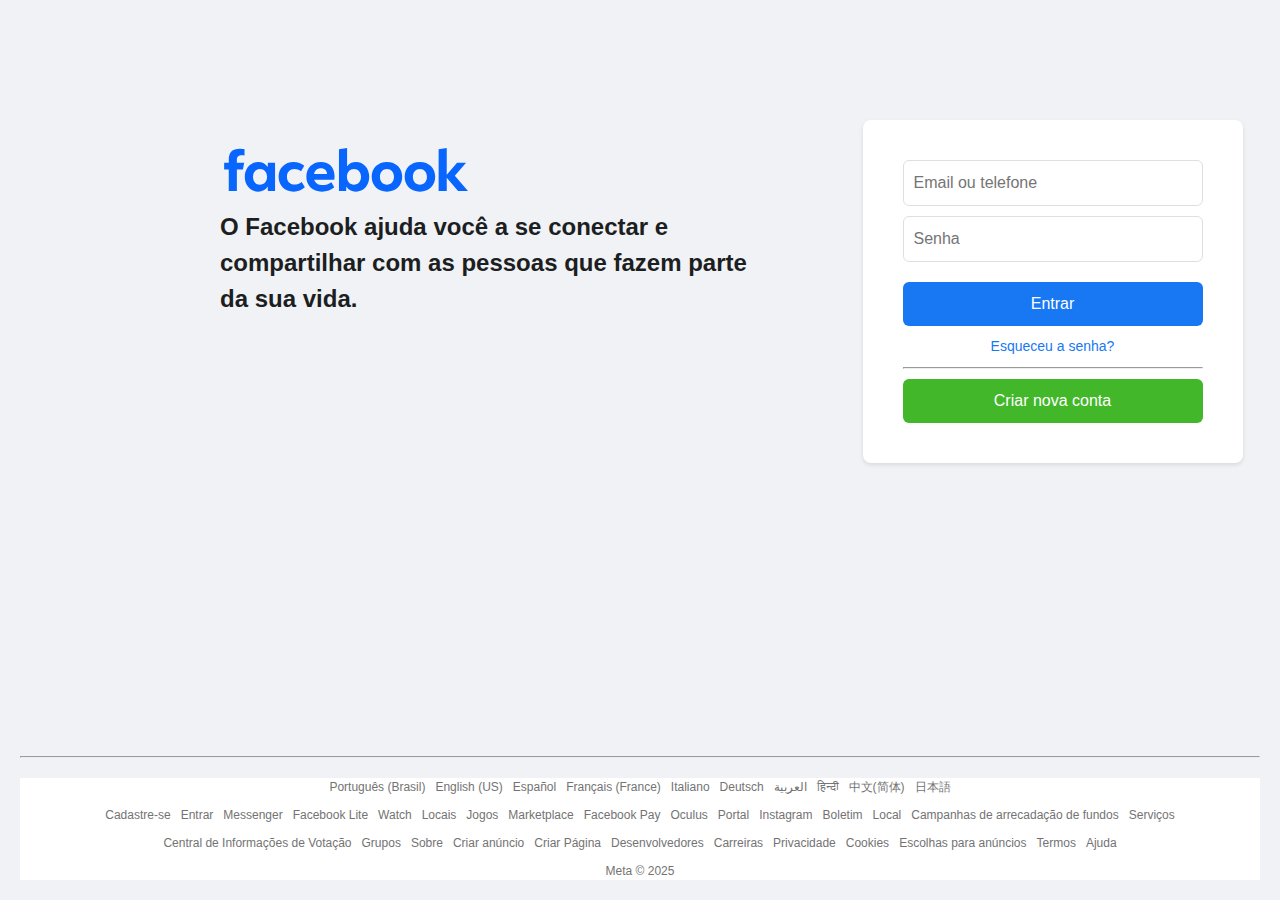
<file: 2025-03-14/index.html>
<!DOCTYPE html>
<html lang="pt-BR">
<head>
    <meta charset="UTF-8">
    <meta name="viewport" content="width=device-width, initial-scale=1.0">
    <title>Facebook - entre ou cadastre-se</title>
    <link rel="icon" type="image/x-icon" href="images/fb_favicon.svg">
    <link rel="stylesheet" href="styles/reset.css">
    <link rel="stylesheet" href="styles/styles.css">
</head>
<body>
    <div class="main-container">
        <div class="left-container">
            <img class="fb_logo" src="images/fb_logo.svg" alt="Logo do Facebook">
            <h2>O Facebook ajuda você a se conectar e compartilhar com as pessoas que fazem parte da sua vida.</h2>
        </div>

        <div class="right-container">
            <div class="login-container">
                <form>
                    <div class="form-inputs">
                        <input placeholder="Email ou telefone" type="text" id="user_email" name="user_email">
                        <input placeholder="Senha" type="password" id="password" name="password">
                    </div>

                    <div class="form-buttons">
                        <button class="btn_login" type="submit">Entrar</button>
                        <a class="fgt_password" href="#">Esqueceu a senha?</a>
                        <hr>
                        <button class="btn_create_acc" type="button">Criar nova conta</button>
                    </div>
                </form>
            </div>
        </div>
    </div>
    <hr>
    <footer>
        <div class="footer-languages">
            <a href="#">Português (Brasil)</a>
            <a href="#">English (US)</a>
            <a href="#">Español</a>
            <a href="#">Français (France)</a>
            <a href="#">Italiano</a>
            <a href="#">Deutsch</a>
            <a href="#">العربية</a>
            <a href="#">हिन्दी</a>
            <a href="#">中文(简体)</a>
            <a href="#">日本語</a>
        </div>
        <div class="footer-info">
            <a href="#">Cadastre-se</a>
            <a href="#">Entrar</a>
            <a href="#">Messenger</a>
            <a href="#">Facebook Lite</a>
            <a href="#">Watch</a>
            <a href="#">Locais</a>
            <a href="#">Jogos</a>
            <a href="#">Marketplace</a>
            <a href="#">Facebook Pay</a>
            <a href="#">Oculus</a>
            <a href="#">Portal</a>
            <a href="#">Instagram</a>
            <a href="#">Boletim</a>
            <a href="#">Local</a>
            <a href="#">Campanhas de arrecadação de fundos</a>
            <a href="#">Serviços</a>
            <a href="#">Central de Informações de Votação</a>
            <a href="#">Grupos</a>
            <a href="#">Sobre</a>
            <a href="#">Criar anúncio</a>
            <a href="#">Criar Página</a>
            <a href="#">Desenvolvedores</a>
            <a href="#">Carreiras</a>
            <a href="#">Privacidade</a>
            <a href="#">Cookies</a>
            <a href="#">Escolhas para anúncios</a>
            <a href="#">Termos</a>
            <a href="#">Ajuda</a>
        </div>
        <div class="footer-copyright">
            <p>Meta © 2025</p>
        </div>
    </footer>
</body>
</html>
</file>
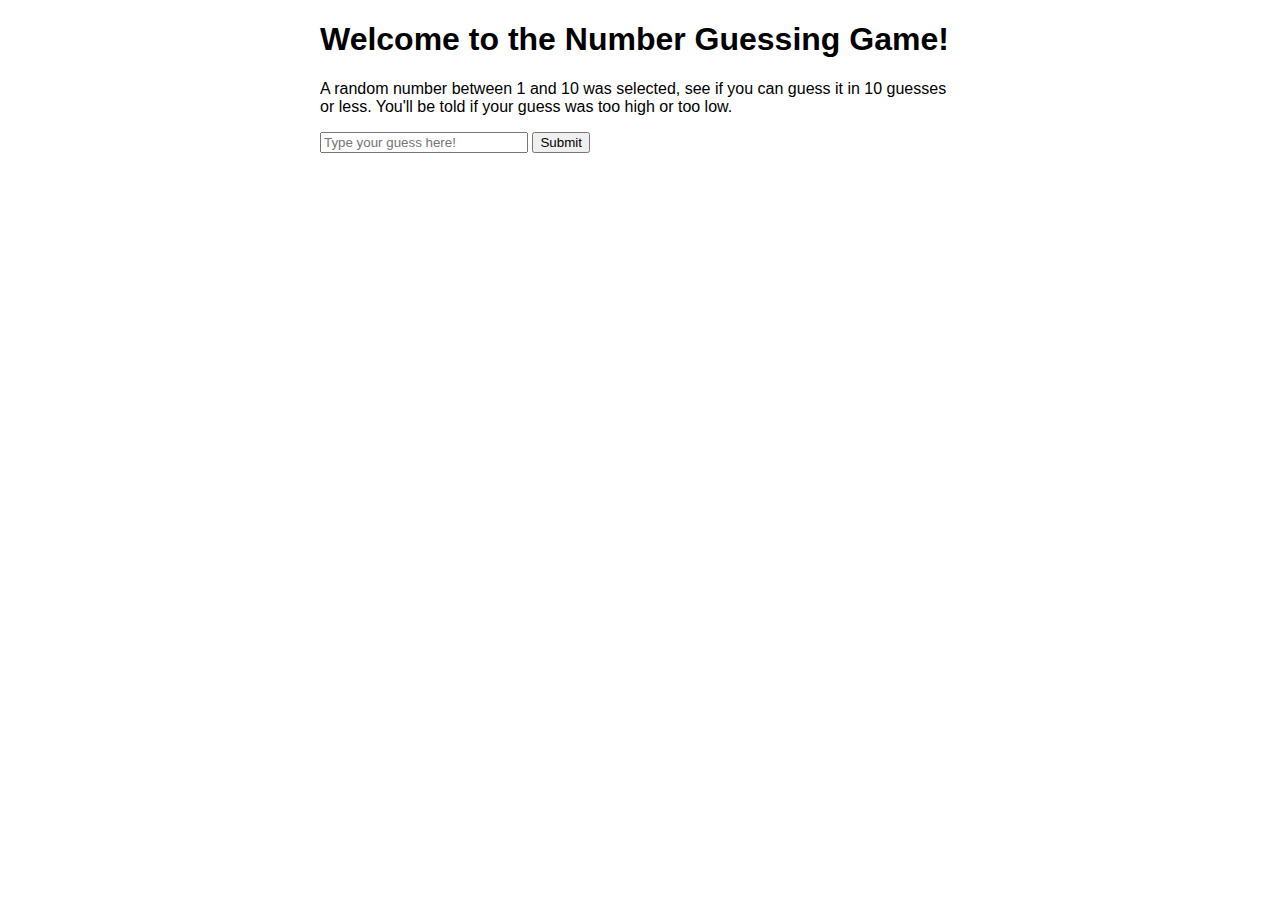
<file: Web/number_guessing_game/index.html>
<!DOCTYPE html>
<html lang="en">
  <head>
    <meta charset="UTF-8">
    <meta name="viewport" content="width=device-width, initial-scale=1.0">
    
    <title>Number Guessing Game</title>

    <style>
      html {
        font-family: sans-serif;
      }

      body {
        width: 50%;
        max-width: 800px;
        min-width: 480px;
        margin: 0 auto;
      }
      
      .form input[type="number"] {
        width: 200px;
      }

      .lastResult {
        color: white;
        padding: 3px;
      }
    </style>
  </head>

  <body>
    <h1>Welcome to the Number Guessing Game!</h1>

    <p>A random number between 1 and 10 was selected, see if you can guess it in 10 guesses or less. You'll be told if your guess was too high or too low.</p>

    <div class="form">
      <input placeholder="Type your guess here!" type="number" min="1" max="10" required id="guessField" class="guessField">
      <input type="submit" value="Submit" class="guessSubmit">
    </div>

    <div class="resultParas">
      <p class="guesses"></p>
      <p class="lastResult"></p>
      <p class="lowOrHigh"></p>
    </div>

    <script>
      let guessCount = 1;
      let randomNumber = Math.floor(Math.random() * 10) + 1;
      let resetButton;

      const guesses = document.querySelector(".guesses");
      const guessField = document.querySelector(".guessField");
      const guessSubmit = document.querySelector(".guessSubmit");
      const lowOrHigh = document.querySelector(".lowOrHigh");
      const lastResult = document.querySelector(".lastResult");

      function checkGuess() {
        const userGuess = Number(guessField.value);
        if (guessCount === 1) {
          guesses.textContent = "Previous guesses: ";
        }
        guesses.textContent += userGuess + ' ';

        if (userGuess === randomNumber) {
          lastResult.textContent = "Congratulations! You got it right!";
          lastResult.style.backgroundColor = "green";
          lowOrHigh.textContent = '';
          setGameOver();

        } else if (guessCount === 10) {
          lastResult.textContent = "!!! Game Over !!!";
          lowOrHigh.textContent = "The number was " + randomNumber + "!";
          lastResult.style.backgroundColor = "red";
          setGameOver();
          
        } else {
          lastResult.textContent = "Wrong!";
          lastResult.style.backgroundColor = "red";
          if(userGuess < randomNumber) {
            lowOrHigh.textContent = "The guess was too low!"; ;
          } else if(userGuess > randomNumber) {
            lowOrHigh.textContent = "The guess was too high!";
          }
        }

        guessCount++;
        guessField.value = "";
        guessField.focus();
      }
      guessSubmit.addEventListener("click", checkGuess);

      function setGameOver() {
        guessField.disabled = true;
        guessSubmit.disabled = true;
        resetButton = document.createElement("button");
        resetButton.textContent = "Start new game";
        document.body.appendChild(resetButton);
        resetButton.addEventListener("click", resetGame);
      }

      function resetGame() {
        guessCount = 1;
        const resetParas = document.querySelectorAll(".resultParas p");
        for (const resetPara of resetParas) {
          resetPara.textContent = "";
        }

        resetButton.parentNode.removeChild(resetButton);
        guessField.disabled = false;
        guessSubmit.disabled = false;
        guessField.value = "";
        guessField.focus();
        lastResult.style.backgroundColor = "white";
        randomNumber = Math.floor(Math.random() * 10) + 1;
      }
    </script>
  </body>
</html>
</file>
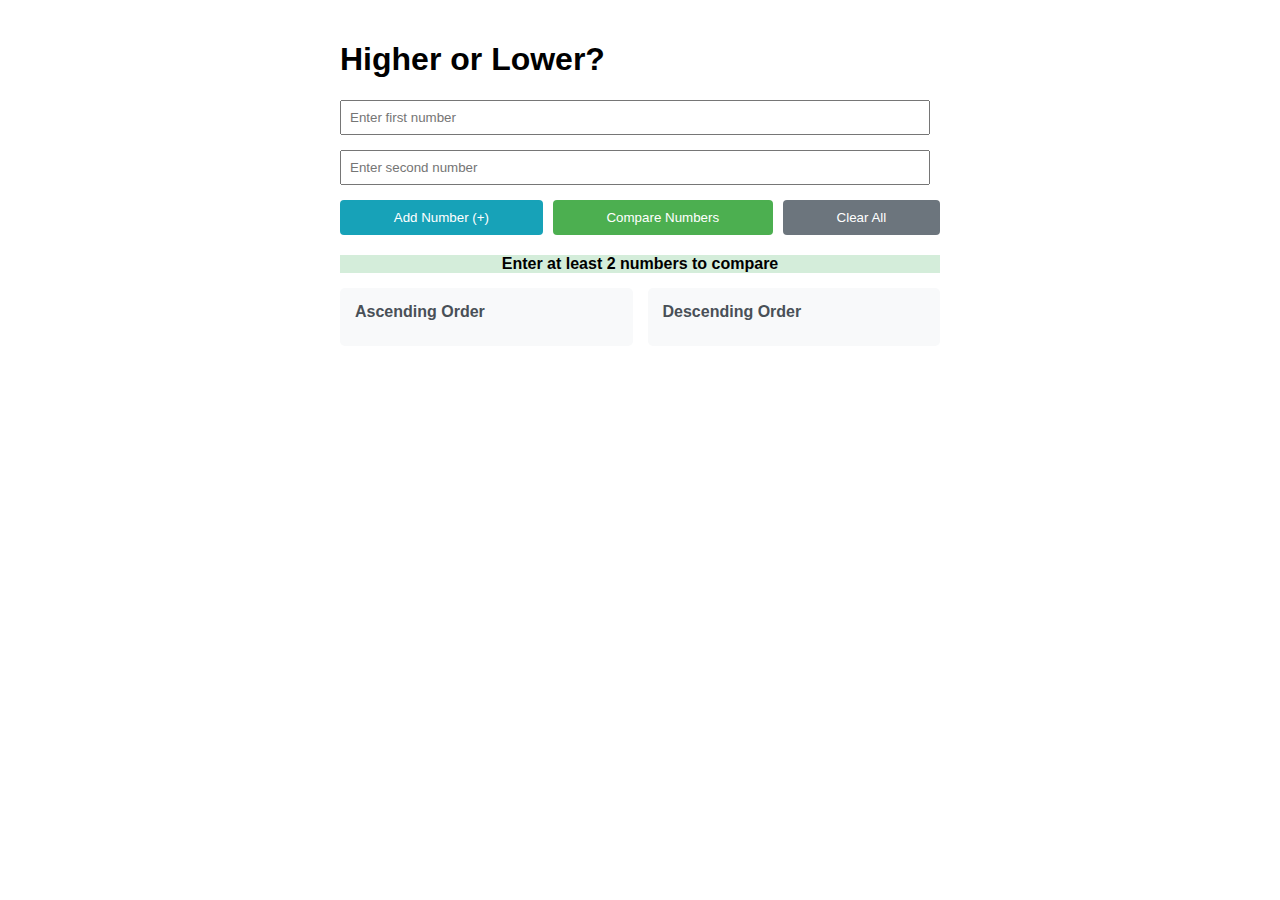
<file: js/level-2/higher_or_lower/index.html>
<!DOCTYPE html>
<html lang="en">
<head>
    <meta charset="UTF-8">
    <meta name="viewport" content="width=device-width, initial-scale=1.0">
    <link rel="stylesheet" href="style.css">
    <title>Number Comparator</title>
</head>

<body>
    <h1>Higher or Lower?</h1>
    <div id="inputs-container">
        <div class="input-group">
            <input type="number" placeholder="Enter first number" class="number-input">
        </div>
        <div class="input-group">
            <input type="number" placeholder="Enter second number" class="number-input">
        </div>
    </div>
    
    <div class="button-group">
        <button id="addInputBtn">Add Number (+)</button>
        <button id="compareBtn">Compare Numbers</button>
        <button id="clearBtn">Clear All</button>
    </div>
    
    <div class="results-container">
        <div id="basicResult">Enter at least 2 numbers to compare</div>
        <div class="result-box">
            <div class="result-title">Ascending Order</div>
            <div id="ascendingResult" class="number-list"></div>
        </div>
        <div class="result-box">
            <div class="result-title">Descending Order</div>
            <div id="descendingResult" class="number-list"></div>
        </div>
    </div>
    
    <script src="number_comparator.js"></script>
</body>
</html>
</file>
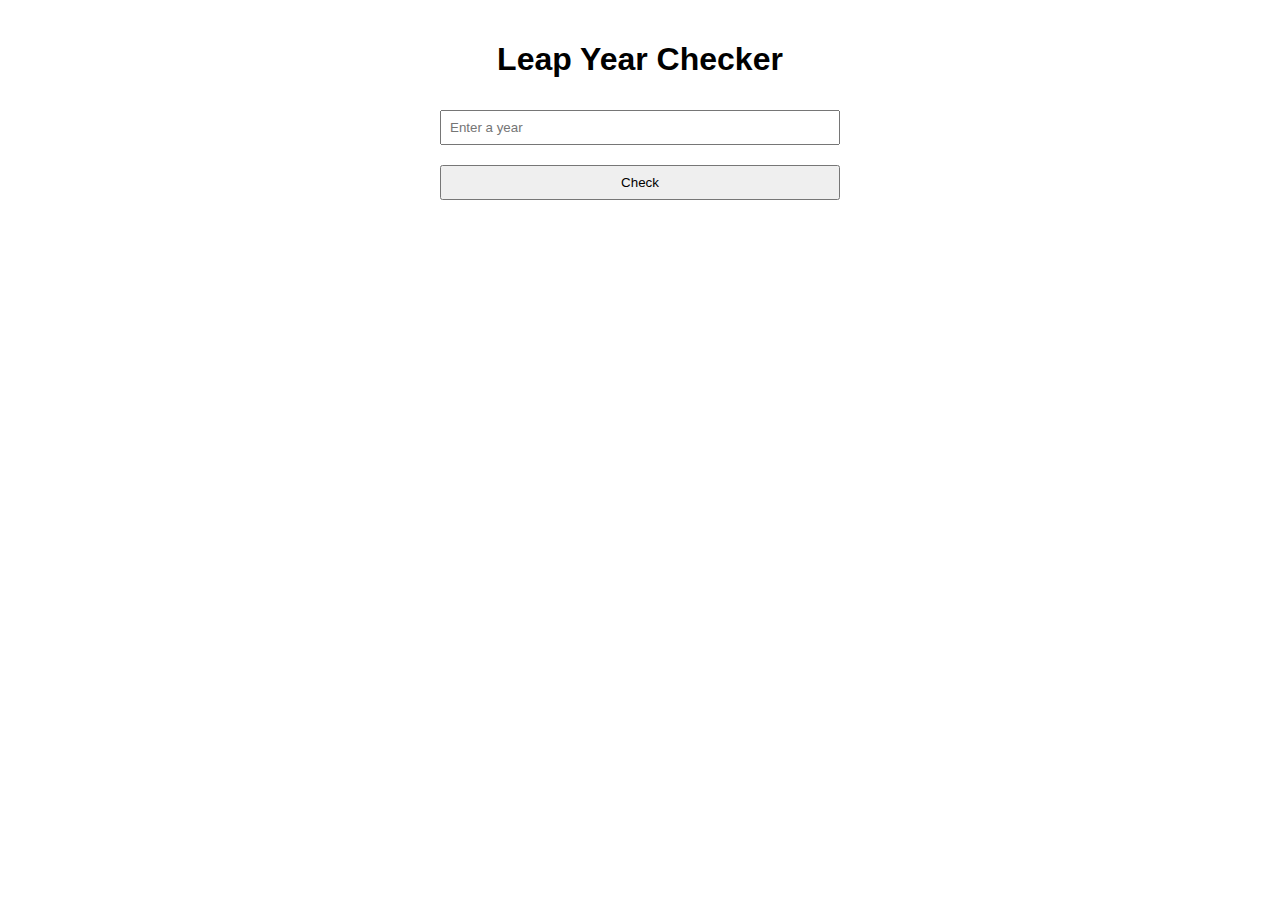
<file: js/level-2/leap_year/index.html>
<!DOCTYPE html>
<html lang="en">
<head>
    <meta charset="UTF-8">
    <meta name="viewport" content="width=device-width, initial-scale=1.0">
    <link rel="stylesheet" href="style.css">
    <title>Leap Year Checker</title>
</head>

<body>
    <h1>Leap Year Checker</h1>
    <input type="number" id="yearInput" placeholder="Enter a year">
    <button id="checkButton">Check</button>
    <div id="result"></div>

    <script src="check_leap_year.js"></script>
</body>
</html>
</file>
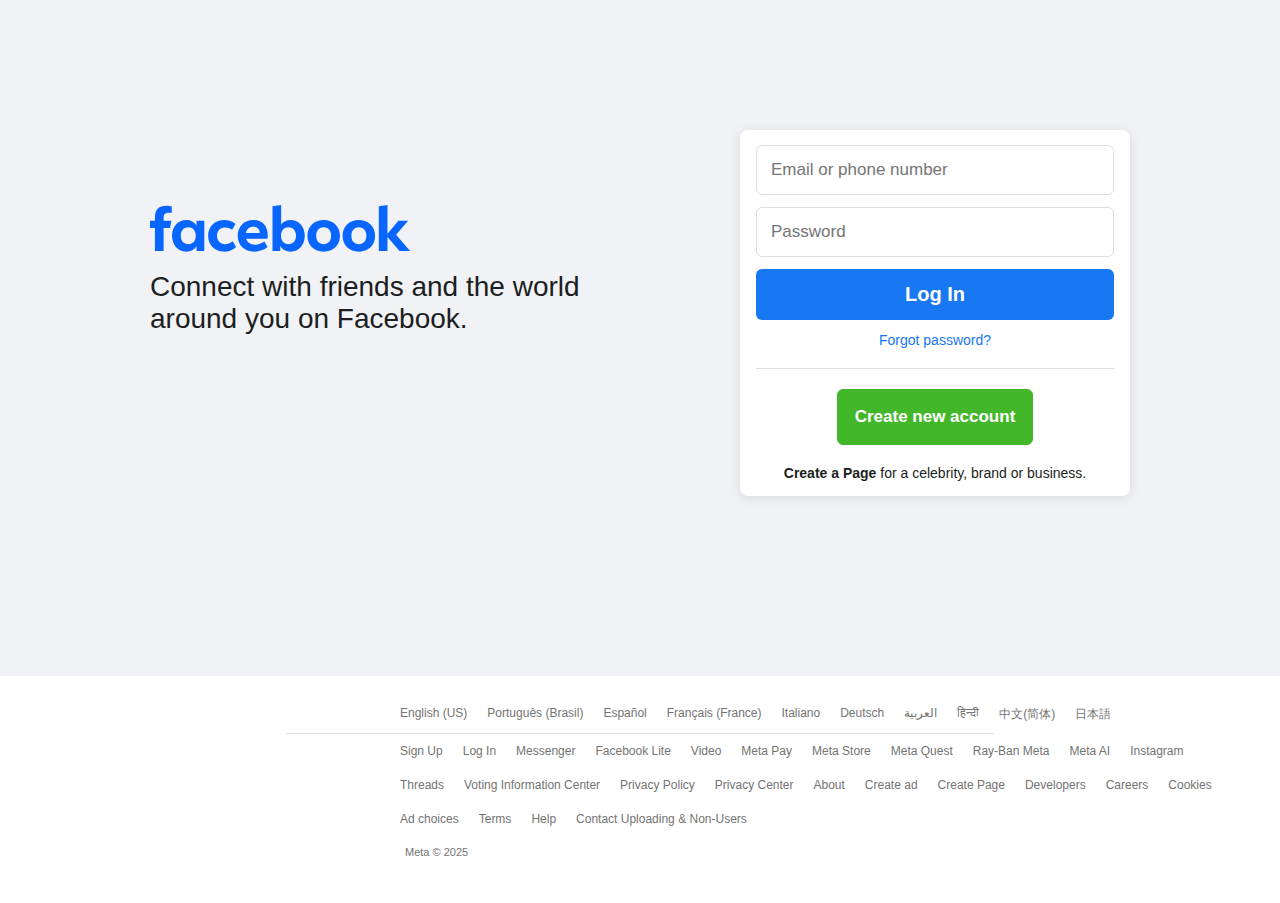
<file: web/level-2/facebook_landing_page-2/index.html>
<!DOCTYPE html>
<html lang="en">
<head>
  <meta charset="UTF-8" />
  <meta name="viewport" content="width=device-width, initial-scale=1.0" />
  <!--- <link rel="shortcut icon" href="img/fb_favicon.svg" type="image/x-icon"> -->
  <title>Facebook - log in or sign up</title>
  <link rel="stylesheet" href="styles/style.css"/>
</head>

<body>
  <main class="container">

    <section class="left-panel">
      <img class="fb_logo" src="img/fb_logo.svg" alt="Logo do Facebook">
      <p>Connect with friends and the world around you on Facebook.</p>
    </section>

    <section class="right-panel">
      <form class="login-form">
        <input type="text" placeholder="Email or phone number" />
        <input type="password" placeholder="Password" />
        <button type="submit">Log In</button>
        <a href="#">Forgot password?</a>
        <hr />
        <button type="button" class="new-account">Create new account</button>
      </form>

      <p class="create-page">
        <a href="#">Create a Page</a> for a celebrity, brand or business.
      </p>
    </section>
  </main>

  <footer>
    <div class="footer-languages">
        <a href="#">English (US)</a>
        <a href="#">Português (Brasil)</a>
        <a href="#">Español</a>
        <a href="#">Français (France)</a>
        <a href="#">Italiano</a>
        <a href="#">Deutsch</a>
        <a href="#">العربية</a>
        <a href="#">हिन्दी</a>
        <a href="#">中文(简体)</a>
        <a href="#">日本語</a>
    </div>

    <hr>

    <div class="footer-info">
        <a href="https://www.facebook.com/reg/">Sign Up</a>
        <a href="https://www.facebook.com/login/">Log In</a>
        <a href="https://www.messenger.com/">Messenger</a>
        <a href="https://www.facebook.com/lite/">Facebook Lite</a>
        <a href="https://www.facebook.com/watch/">Video</a>
        <a href="https://about.meta.com/technologies/meta-pay" target="_blank">Meta Pay</a>
        <a href="https://www.meta.com/" target="_blank">Meta Store</a>
        <a href="https://www.meta.com/quest/" target="_blank">Meta Quest</a>
        <a href="https://www.meta.com/ai-glasses/" target="_blank">Ray-Ban Meta</a>
        <a href="https://www.meta.ai/">Meta AI</a>
        <a href="https://www.instagram.com/">Instagram</a>
        <a href="https://www.threads.net/">Threads</a>
        <a href="https://www.facebook.com/votinginformationcenter/">Voting Information Center</a>
        <a href="https://www.facebook.com/privacy/policy/?entry_point=facebook_page_footer">Privacy Policy</a>
        <a href="https://www.facebook.com/privacy/center/?entry_point=facebook_page_footer">Privacy Center</a>
        <a href="https://about.meta.com/">About</a>
        <a href="https://www.facebook.com/login.php?next=https%3A%2F%2Fwww.facebook.com%2Fads%2Fcreate%2F%3Fnav_source%3Dunknown%26campaign_id%3D402047449186%26placement%3Dpflo%26extra_1%3Dnot-admgr-user&campaign_id=402047449186">Create ad</a>
        <a href="https://www.facebook.com/pages/create/?ref_type=site_footer">Create Page</a>
        <a href="https://developers.facebook.com/">Developers</a>
        <a href="https://www.metacareers.com/">Careers</a>
        <a href="https://www.facebook.com/privacy/policies/cookies/?entry_point=cookie_policy_redirect&entry=0">Cookies</a>
        <a href="#">Ad choices</a>
        <a href="https://www.facebook.com/policies_center/">Terms</a>
        <a href="https://www.facebook.com/help/">Help</a>
        <a href="https://www.facebook.com/help/637205020878504">Contact Uploading &  Non-Users</a>
    </div>

    <div class="footer-copyright">
        <p>Meta © 2025</p>
    </div>
  </footer>
</body>
</html>
</file>
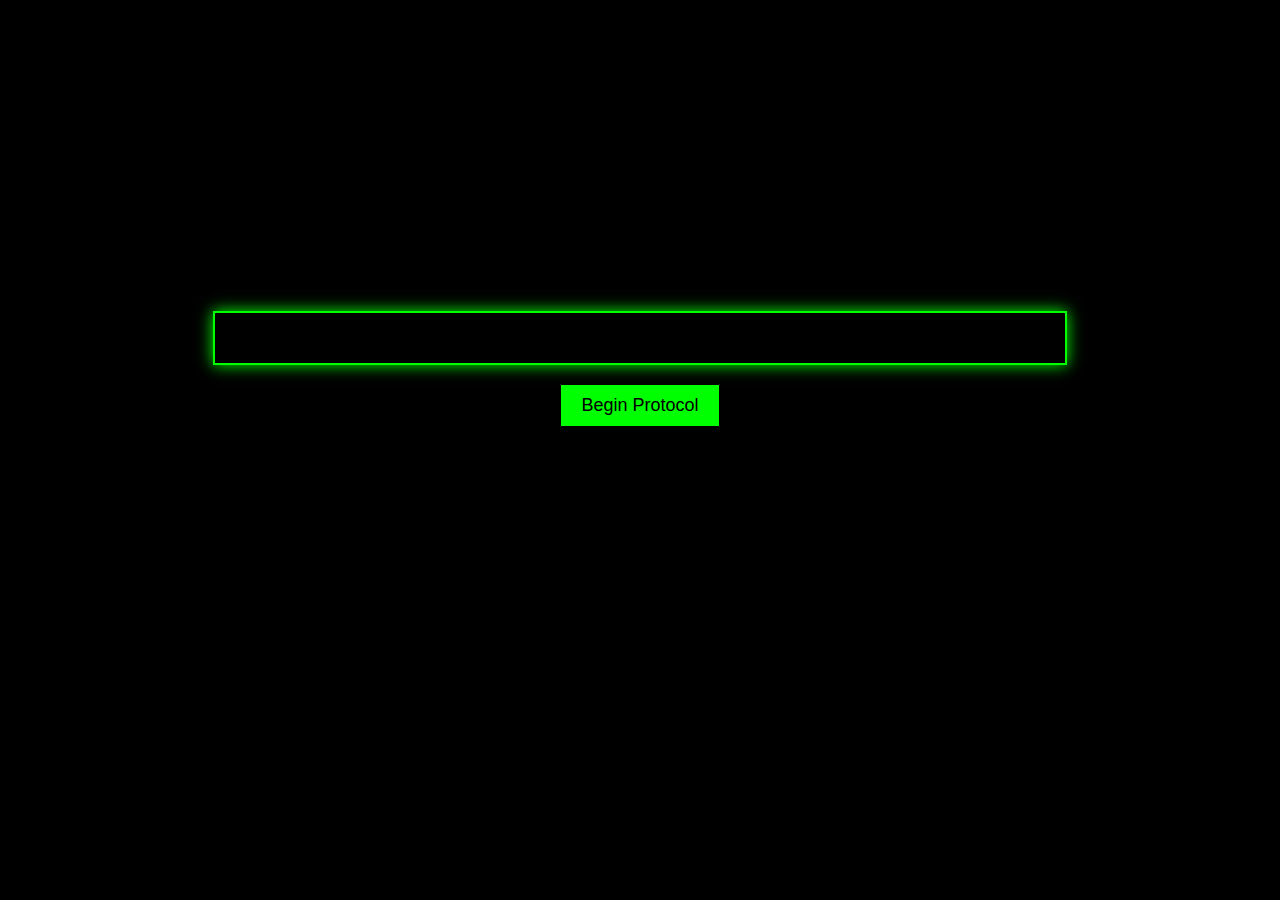
<file: web/level-2/greetings-2/index.html>
<!DOCTYPE html>
<html lang="en">
<head>
<meta charset="UTF-8">
<meta name="viewport" content="width=device-width, initial-scale=1.0">
<link rel="stylesheet" href="style.css">

<title>AI Overlord Terminal</title>
</head>

<body>
    <div id="terminal"></div>
    <button id="startBtn">Begin Protocol</button>
    <script src="terminal.js"></script>
</body>
</html>
</file>
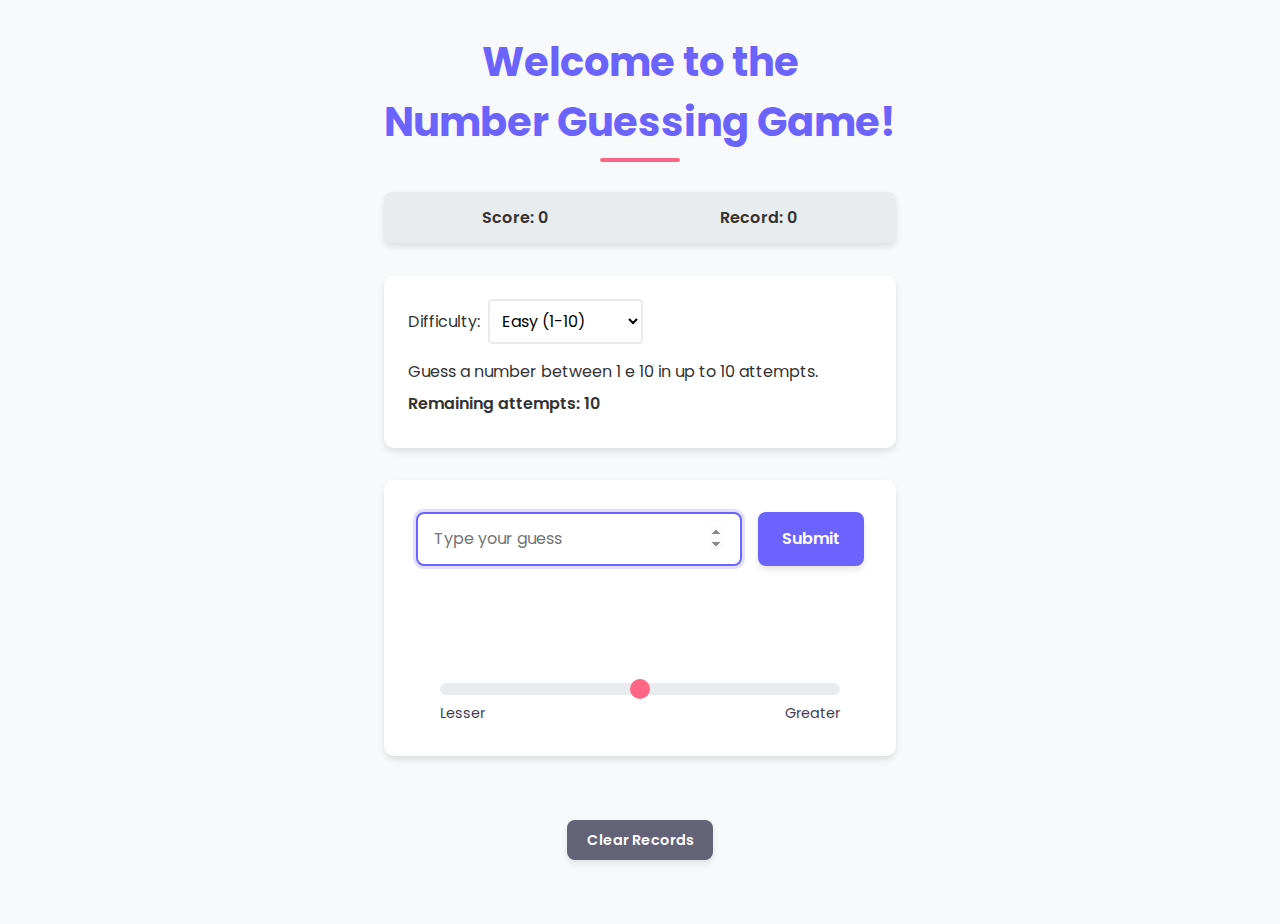
<file: web/level-2/number_guessing_game-2/index.html>
<!DOCTYPE html>
<html lang="en">
  <head>
    <meta charset="UTF-8">
    <meta name="viewport" content="width=device-width, initial-scale=1.0">
    
    <title>Number Guessing Game</title>
    <link rel="stylesheet" href="css/styles.css">
    <link rel="preconnect" href="https://fonts.googleapis.com">
    <link rel="preconnect" href="https://fonts.gstatic.com" crossorigin>
    <link href="https://fonts.googleapis.com/css2?family=Poppins:wght@400;600;700&display=swap" rel="stylesheet">
  </head>

  <body>
    <div class="container">
      <header>
        <h1>Welcome to the </br>Number Guessing Game!</h1>
        <div class="score-container">
          <span>Score: <span id="score">0</span></span>
          <span>Record: <span id="highscore">0</span></span>
        </div>
      </header>

      <main>
        <div class="game-info">
          <div class="difficulty-selector">
            <label for="difficulty">Difficulty:</label>
            <select id="difficulty">
              <option value="easy">Easy (1-10)</option>
              <option value="medium">Medium (1-50)</option>
              <option value="hard">Hard (1-100)</option>
            </select>
          </div>
          <p id="game-description" class="description">Guess a number between <span id="range">1 and 10</span> in up to <span id="max-attempts">10</span> attempts.</p>
          <p id="attempts-left">Remaining attempts: <span id="attempts">10</span></p>
        </div>

        <div class="game-container">
          <div class="input-container">
            <input type="number" id="guess-input" placeholder="Type your guess" min="1" max="10">
            <button id="guess-button">Submit</button>
          </div>

          <div class="feedback-container">
            <p id="previous-guesses" class="guesses"></p>
            <p id="result-message" class="result-message"></p>
            <div id="hint-container" class="hint-container">
              <div id="hint-bar" class="hint-bar">
                <div id="hint-marker" class="hint-marker"></div>
              </div>
              <div class="hint-labels">
                <span>Lesser</span>
                <span>Greater</span>
              </div>
            </div>
          </div>
        </div>

        <div class="controls">
          <button id="new-game" class="hidden">New Game</button>
        </div>
      </main>

      <div id="modal" class="modal">
        <div class="modal-content">
          <h2 id="modal-title"></h2>
          <p id="modal-message"></p>
          <button id="modal-close">Continue</button>
        </div>
      </div>
      
      <div class="reset-container">
        <button id="reset-record" class="reset-button">Clear Records</button>
      </div>
    </div>

    <script src="js/ngg.js"></script>
  </body>
</html>
</file>
<file: 2025-03-14/styles/styles.css>
/* General Styles */
body {
    background-color: #f0f2f5;
    display: flex;
    flex-direction: column; /* Stacks the content vertically */
    justify-content: flex-start; /* Keeps content at the top */
    height: 100vh; /* Ensures the body takes up the full height of the viewport */
    padding: 20px;
    margin: 0;
}

/* Main container - Flex layout for left and right containers */
.main-container {
    display: flex;
    justify-content: flex-start; /* Aligns the left and right containers side by side */
    align-items: flex-start; /* Ensures that both containers are aligned at the top */
    width: 100%;
    max-width: 1100px; /* Limits the overall width */
    margin-top: 100px;
    margin-bottom: 100px; /* Adds some space before the footer */
    margin-left: 200px;
    flex-grow: 1; /* Allows the main container to take the remaining space */
}

/* Left container - Aligns to the top */
.left-container {
    display: flex;
    flex-direction: column;
    justify-content: flex-start; /* Aligns content to the top */
    align-items: center; /* Centers logo and description */
    margin-right: 30px; /* Adds space between the left and right containers */
    flex: 1; /* Left container takes remaining space */
}

.fb_logo {
    width: 300px;
    margin-bottom: -10px;
    margin-right: 7.5cm;
}

h2 {
    font-size: 24px;
    color: #1c1e21;
    text-align: left;
    margin-bottom: 20px;
}

/* Right container - Contains the login form */
.right-container {
    display: flex;
    justify-content: center; /* Centers the login form horizontally */
    align-items: center; /* Vertically centers the form */
    flex: 1; /* Right container takes remaining space */
}

/* Login form container */
.login-container {
    background-color: #fff;
    padding: 40px;
    border-radius: 8px;
    box-shadow: 0 2px 4px rgba(0, 0, 0, 0.1);
    width: 100%;
    max-width: 380px; /* Limits the login form width */
}

/* Form input styles */
.form-inputs {
    display: flex;
    flex-direction: column;
    gap: 10px;
    margin-bottom: 20px;
}

input[type="text"], input[type="password"] {
    padding: 10px;
    border: 1px solid #dddfe2;
    border-radius: 6px;
    font-size: 16px;
}

input[type="text"]:focus, input[type="password"]:focus {
    border-color: #1877f2;
    outline: none;
}

/* Button styles */
.form-buttons {
    display: flex;
    flex-direction: column;
    gap: 10px;
}

.btn_login {
    background-color: #1877f2;
    color: #fff;
    padding: 10px;
    border: none;
    border-radius: 6px;
    font-size: 16px;
    cursor: pointer;
}

.btn_login:hover {
    background-color: #165cbb;
}

.fgt_password {
    color: #1877f2;
    text-align: center;
    font-size: 14px;
}

.fgt_password:hover {
    text-decoration: underline;
}

.hr {
    border: 0;
    border-top: 1px solid #dddfe2;
    margin: 20px 0;
}

.btn_create_acc {
    background-color: #42b72a;
    color: #fff;
    padding: 10px;
    border: none;
    border-radius: 6px;
    font-size: 16px;
    cursor: pointer;
}

.btn_create_acc:hover {
    background-color: #36a420;
}

/* Footer Styles */
footer {
    margin-top: 20px;
    text-align: center;
    color: #737373;
    font-size: 12px;
    width: 100%;
    background-color: #fff;
    position: relative;
}

.footer-languages, .footer-info {
    display: flex;
    flex-wrap: wrap;
    justify-content: center;
    gap: 10px;
    margin-bottom: 10px;
}

.footer-languages a, .footer-info a {
    color: #737373;
}

.footer-languages a:hover, .footer-info a:hover {
    text-decoration: underline;
}

.footer-copyright {
    margin-top: 10px;
}
</file>
<file: js/level-2/higher_or_lower/style.css>
body {
    font-family: Arial, sans-serif;
    max-width: 600px;
    margin: 0 auto;
    padding: 20px;
}
.input-group {
    margin-bottom: 15px;
    display: flex;
    align-items: center;
}
.input-group input {
    padding: 8px;
    flex-grow: 1;
    margin-right: 10px;
}
.input-group button {
    padding: 5px 10px;
    background-color: #ff6b6b;
    color: white;
    border: none;
    border-radius: 4px;
    cursor: pointer;
}
.button-group {
    display: flex;
    gap: 10px;
    margin-bottom: 15px;
}
.button-group button {
    padding: 10px 15px;
    border: none;
    border-radius: 4px;
    cursor: pointer;
    flex-grow: 1;
}
#compareBtn {
    background-color: #4CAF50;
    color: white;
}
#clearBtn {
    background-color: #6c757d;
    color: white;
}
#addInputBtn {
    background-color: #17a2b8;
    color: white;
}
.results-container {
    display: grid;
    grid-template-columns: 1fr 1fr;
    gap: 15px;
    margin-top: 20px;
}
.result-box {
    padding: 15px;
    border-radius: 5px;
    background-color: #f8f9fa;
}
.result-title {
    font-weight: bold;
    margin-bottom: 10px;
    color: #495057;
}
#basicResult {
    grid-column: span 2;
    background-color: #d4edda;
    text-align: center;
    font-weight: bold;
}
.number-list {
    display: flex;
    flex-wrap: wrap;
    gap: 5px;
}
.number-chip {
    background-color: #e9ecef;
    padding: 3px 8px;
    border-radius: 10px;
    font-size: 0.9em;
}
.remove-btn {
    opacity: 0.7;
    transition: opacity 0.2s;
}
.remove-btn:hover {
    opacity: 1;
}
</file>
<file: js/level-2/leap_year/style.css>
body {
    font-family: Arial, sans-serif;
    max-width: 400px;
    margin: 0 auto;
    padding: 20px;
    text-align: center;
}
input, button {
    padding: 8px;
    margin: 10px 0;
    width: 100%;
    box-sizing: border-box;
}
#result {
    margin-top: 20px;
    padding: 10px;
    border-radius: 4px;
}
.leap {
    background-color: #d4edda;
    color: #155724;
}
.not-leap {
    background-color: #f8d7da;
    color: #721c24;
}
</file>
<file: web/level-2/facebook_landing_page-2/styles/style.css>
* {
    margin: 0;
    padding: 0;
    box-sizing: border-box;
  }
  
  body {
    font-family: Helvetica, Arial, sans-serif;
    background-color: #f0f2f5;
    color: #1c1e21;
  }
  
  /* Container layout */
  .container {
    display: flex;
    justify-content: center;
    align-items: flex-start;
    padding: 80px 20px;
    gap: 60px;
    min-height: 10vh;
    margin-top: 50px;
  }
  
  /* Left panel (logo + message) */
  .left-panel {
    max-width: 500px;
    margin-top: 45px;
    margin-right: 30px;
  }
  
  .fb_logo {
    display: flex;
    width: 320px;
    margin-right: 10px;
    margin-left: -30px;
  }
  
  .left-panel p {
    font-size: 28px;
    line-height: 32px;
    margin-top: -10px;
    padding-right: 10px;
  }
  
  /* Right panel (form box) */
  .right-panel {
    width: 100%;
    max-width: 390px;
    background: #fff;
    padding: 15px 16px;
    border-radius: 8px;
    box-shadow: 0 2px 12px rgba(0, 0, 0, 0.1);
  }

  .right-panel a:hover {
    text-decoration: underline;
  }
  
  /* Login form */
  .login-form input {
    width: 100%;
    padding: 14px;
    margin-bottom: 12px;
    border: 1px solid #dddfe2;
    border-radius: 6px;
    font-size: 17px;
  }
  
  .login-form button[type="submit"] {
    width: 100%;
    padding: 14px;
    background-color: #1877f2;
    color: white;
    border: none;
    border-radius: 6px;
    font-weight: bold;
    font-size: 20px;
    cursor: pointer;
    transition: background-color 0.3s;
  }

  .login-form button[type="submit"]:hover {
    background-color: #3784e9;
  }
  
  .login-form a {
    display: block;
    text-align: center;
    margin: 12px 0;
    font-size: 14px;
    color: #1877f2;
    text-decoration: none;
  }
  
  .login-form hr {
    margin: 20px 0;
    border: none;
    border-top: 1px solid #dadde1;
  }
  
  .new-account {
    width: 55%;
    background-color: #42b72a;
    color: white;
    font-size: 17px;
    font-weight: bold;
    padding: 17px;
    border: none;
    text-align: center;
    text-decoration: none;
    border: 1px solid #42b72a;
    border-radius: 6px;
    cursor: pointer;
    margin: 0 auto;
    display: block;
    transition: background-color 0.3s;
  }

  .new-account:hover {
    background-color: #36a420;
    margin-left: 15;
  }
  
  /* Page creation link */
  .create-page {
    text-align: center;
    margin-top: 20px;
    font-size: 14px;
    color: #1c1e21;
  }
  
  .create-page a {
    font-weight: bold;
    color: #1c1e21;
    text-decoration: none;
  }
  
  /* Footer styles */
  footer {
    background-color: #ffffff;
    align-items: center;
    padding: 30px 50px 45px 50px;
    text-align: left;
    font-size: 12px;
    color: #737373;
    margin-top: 100px;
  }
  
  .footer-languages {
    display: flex;
    flex-wrap: wrap;
    gap: 20px;
    justify-content: left;
    margin: 0 0 0 350px;
    max-width: 1000px;
  }


  .footer-info {
    display: flex;
    flex-wrap: wrap;
    gap: 20px;
    justify-content: left;
    margin: 0px 0 0 350px;
    max-width: 1000px;
  }
  
  footer a {
    text-decoration: none;
    color: #737373;
  }
  
  footer a:hover {
    text-decoration: underline;
  }
  
  footer hr {
    margin: 10px auto;
    width: 60%;
    border: none;
    border-top: 1px solid #ddd;
  }

  .footer-copyright {
    text-align: left;
    margin-top: 20px;
    margin-left: 355px;
    font-size: 11px;
    color: #737373;
  }
  
  /* Mobile responsiveness */
  @media (max-width: 768px) {
    .container {
      flex-direction: column;
      align-items: center;
      text-align: center;
    }
  
    .left-panel {
      margin-bottom: 40px;
      text-align: center;
    }
  
    .left-panel .fb_logo {
      margin: 0 auto;
    }
  
    .right-panel {
      max-width: 100%;
    }
  }
</file>
<file: web/level-2/greetings-2/style.css>
body {
        background: black;
        color: lime;
        font-family:'Courier New', Courier, monospace;
        font-weight: 500;
        display: flex;
        justify-content: center;
        align-items: center;
        height: 80vh;
        flex-direction: column;
    }
    #terminal {
        width: 80%;
        max-width: 800px;
        border: 2px solid lime;
        padding: 25px;
        text-align: left;
        font-size: 16px;
        overflow: hidden;
        box-shadow: 0 0 15px lime;
    }
    button {
        background: lime;
        color: black;
        font-size: 18px;
        padding: 10px 20px;
        border: none;
        cursor: pointer;
        margin-top: 20px;
    }
    button:hover {
        background: #0f0;
    }
</file>
<file: web/level-2/number_guessing_game-2/css/styles.css>
:root {
  --primary-color: #6c63ff;
  --secondary-color: #3f3d56;
  --accent-color: #ff6584;
  --bg-color: #f8f9fa;
  --text-color: #333;
  --light-gray: #e9ecef;
  --success-color: #2ecc71;
  --error-color: #e74c3c;
  --shadow: 0 4px 6px rgba(0, 0, 0, 0.1);
  --transition: all 0.3s ease;
}

* {
  margin: 0;
  padding: 0;
  box-sizing: border-box;
}

body {
  font-family: 'Poppins', sans-serif;
  background-color: var(--bg-color);
  color: var(--text-color);
  min-height: 100vh;
  display: flex;
  flex-direction: column;
}

.container {
  max-width: 800px;
  margin: 0 auto;
  padding: 2rem;
  flex: 1;
}

header {
  text-align: center;
  margin-bottom: 2rem;
}

header h1 {
  color: var(--primary-color);
  margin-bottom: 1rem;
  font-size: 2.5rem;
  position: relative;
  display: inline-block;
}

header h1::after {
  content: '';
  position: absolute;
  bottom: -10px;
  left: 50%;
  transform: translateX(-50%);
  width: 80px;
  height: 4px;
  background-color: var(--accent-color);
  border-radius: 2px;
}

.score-container {
  display: flex;
  justify-content: space-around;
  background-color: var(--light-gray);
  padding: 0.8rem;
  border-radius: 8px;
  font-weight: 600;
  box-shadow: var(--shadow);
  margin-top: 1.5rem;
}

.game-info {
  background-color: white;
  padding: 1.5rem;
  border-radius: 10px;
  box-shadow: var(--shadow);
  margin-bottom: 2rem;
}

.difficulty-selector {
  margin-bottom: 1rem;
  display: flex;
  align-items: center;
  gap: 0.5rem;
}

select {
  padding: 0.5rem;
  border: 2px solid var(--light-gray);
  border-radius: 4px;
  font-family: inherit;
  font-size: 1rem;
  background-color: white;
  cursor: pointer;
  transition: var(--transition);
}

select:focus {
  border-color: var(--primary-color);
  outline: none;
}

.description, #attempts-left {
  margin-bottom: 0.5rem;
  line-height: 1.5;
}

#attempts-left {
  font-weight: 600;
}

.game-container {
  background-color: white;
  padding: 2rem;
  border-radius: 10px;
  box-shadow: var(--shadow);
  margin-bottom: 2rem;
}

.input-container {
  display: flex;
  gap: 1rem;
  margin-bottom: 1.5rem;
}

input[type="number"] {
  flex: 1;
  padding: 0.8rem 1rem;
  border: 2px solid var(--light-gray);
  border-radius: 8px;
  font-size: 1rem;
  font-family: inherit;
  transition: var(--transition);
}

input[type="number"]:focus {
  border-color: var(--primary-color);
  outline: none;
  box-shadow: 0 0 0 3px rgba(108, 99, 255, 0.2);
}

button {
  padding: 0.8rem 1.5rem;
  background-color: var(--primary-color);
  color: white;
  border: none;
  border-radius: 8px;
  font-size: 1rem;
  font-weight: 600;
  cursor: pointer;
  transition: var(--transition);
  font-family: inherit;
  box-shadow: var(--shadow);
}

button:hover {
  background-color: #5a52e0;
  transform: translateY(-2px);
}

button:active {
  transform: translateY(0);
}

.feedback-container {
  text-align: center;
}

.guesses {
  font-size: 1.1rem;
  min-height: 1.5rem;
  margin-bottom: 1rem;
}

.result-message {
  font-size: 1.2rem;
  font-weight: 600;
  color: var(--secondary-color);
  margin-bottom: 1.5rem;
  min-height: 1.8rem;
}

.hint-container {
  display: flex;
  flex-direction: column;
  align-items: center;
  max-width: 400px;
  margin: 0 auto;
}

.hint-bar {
  width: 100%;
  height: 12px;
  background-color: var(--light-gray);
  border-radius: 6px;
  position: relative;
  margin-bottom: 0.5rem;
}

.hint-marker {
  position: absolute;
  width: 20px;
  height: 20px;
  background-color: var(--accent-color);
  border-radius: 50%;
  top: 50%;
  left: 50%;
  transform: translate(-50%, -50%);
  transition: left 0.5s cubic-bezier(0.175, 0.885, 0.32, 1.275);
}

.hint-labels {
  display: flex;
  justify-content: space-between;
  width: 100%;
  font-size: 0.9rem;
  color: var(--secondary-color);
}

.controls {
  display: flex;
  justify-content: center;
}

.hidden {
  display: none;
}

/* Modal styles */
.modal {
  display: none;
  position: fixed;
  top: 0;
  left: 0;
  width: 100%;
  height: 100%;
  background-color: rgba(0, 0, 0, 0.5);
  align-items: center;
  justify-content: center;
  z-index: 100;
}

.modal.show {
  display: flex;
}

.modal-content {
  background-color: white;
  padding: 2rem;
  border-radius: 10px;
  box-shadow: var(--shadow);
  text-align: center;
  max-width: 90%;
  width: 400px;
  animation: modal-in 0.3s ease-out;
}

@keyframes modal-in {
  from {
    opacity: 0;
    transform: scale(0.8);
  }
  to {
    opacity: 1;
    transform: scale(1);
  }
}

.modal h2 {
  color: var(--primary-color);
  margin-bottom: 1rem;
}

.modal p {
  margin-bottom: 1.5rem;
  line-height: 1.5;
}

.modal-footer {
  display: flex;
  justify-content: space-between;
  gap: 1rem;
}

.confirm-button, .cancel-button {
  flex: 1;
}

.confirm-button {
  background-color: var(--success-color);
}

.cancel-button {
  background-color: var(--error-color);
}

footer {
  text-align: center;
  padding: 1.5rem;
  color: var(--secondary-color);
}

/* Animation classes */
.shake {
  animation: shake 0.5s;
}

@keyframes shake {
  0%, 100% { transform: translateX(0); }
  10%, 30%, 50%, 70%, 90% { transform: translateX(-5px); }
  20%, 40%, 60%, 80% { transform: translateX(5px); }
}

.pulse {
  animation: pulse 0.5s;
}

@keyframes pulse {
  0% { transform: scale(1); }
  50% { transform: scale(1.05); }
  100% { transform: scale(1); }
}

.success {
  color: var(--success-color);
}

.error {
  color: var(--error-color);
}

/* Styles for reset records button */
.reset-container {
  text-align: center;
  margin: 2rem 0;
}

.reset-button {
  background-color: var(--secondary-color);
  padding: 0.6rem 1.2rem;
  font-size: 0.9rem;
  opacity: 0.8;
  transition: var(--transition);
}

.reset-button:hover {
  opacity: 1;
  background-color: var(--accent-color);
}

/* Responsive styles */
@media (max-width: 600px) {
  .container {
    padding: 1rem;
  }
  
  header h1 {
    font-size: 2rem;
  }
  
  .input-container {
    flex-direction: column;
  }
  
  input[type="number"], button {
    width: 100%;
  }
}
</file>
